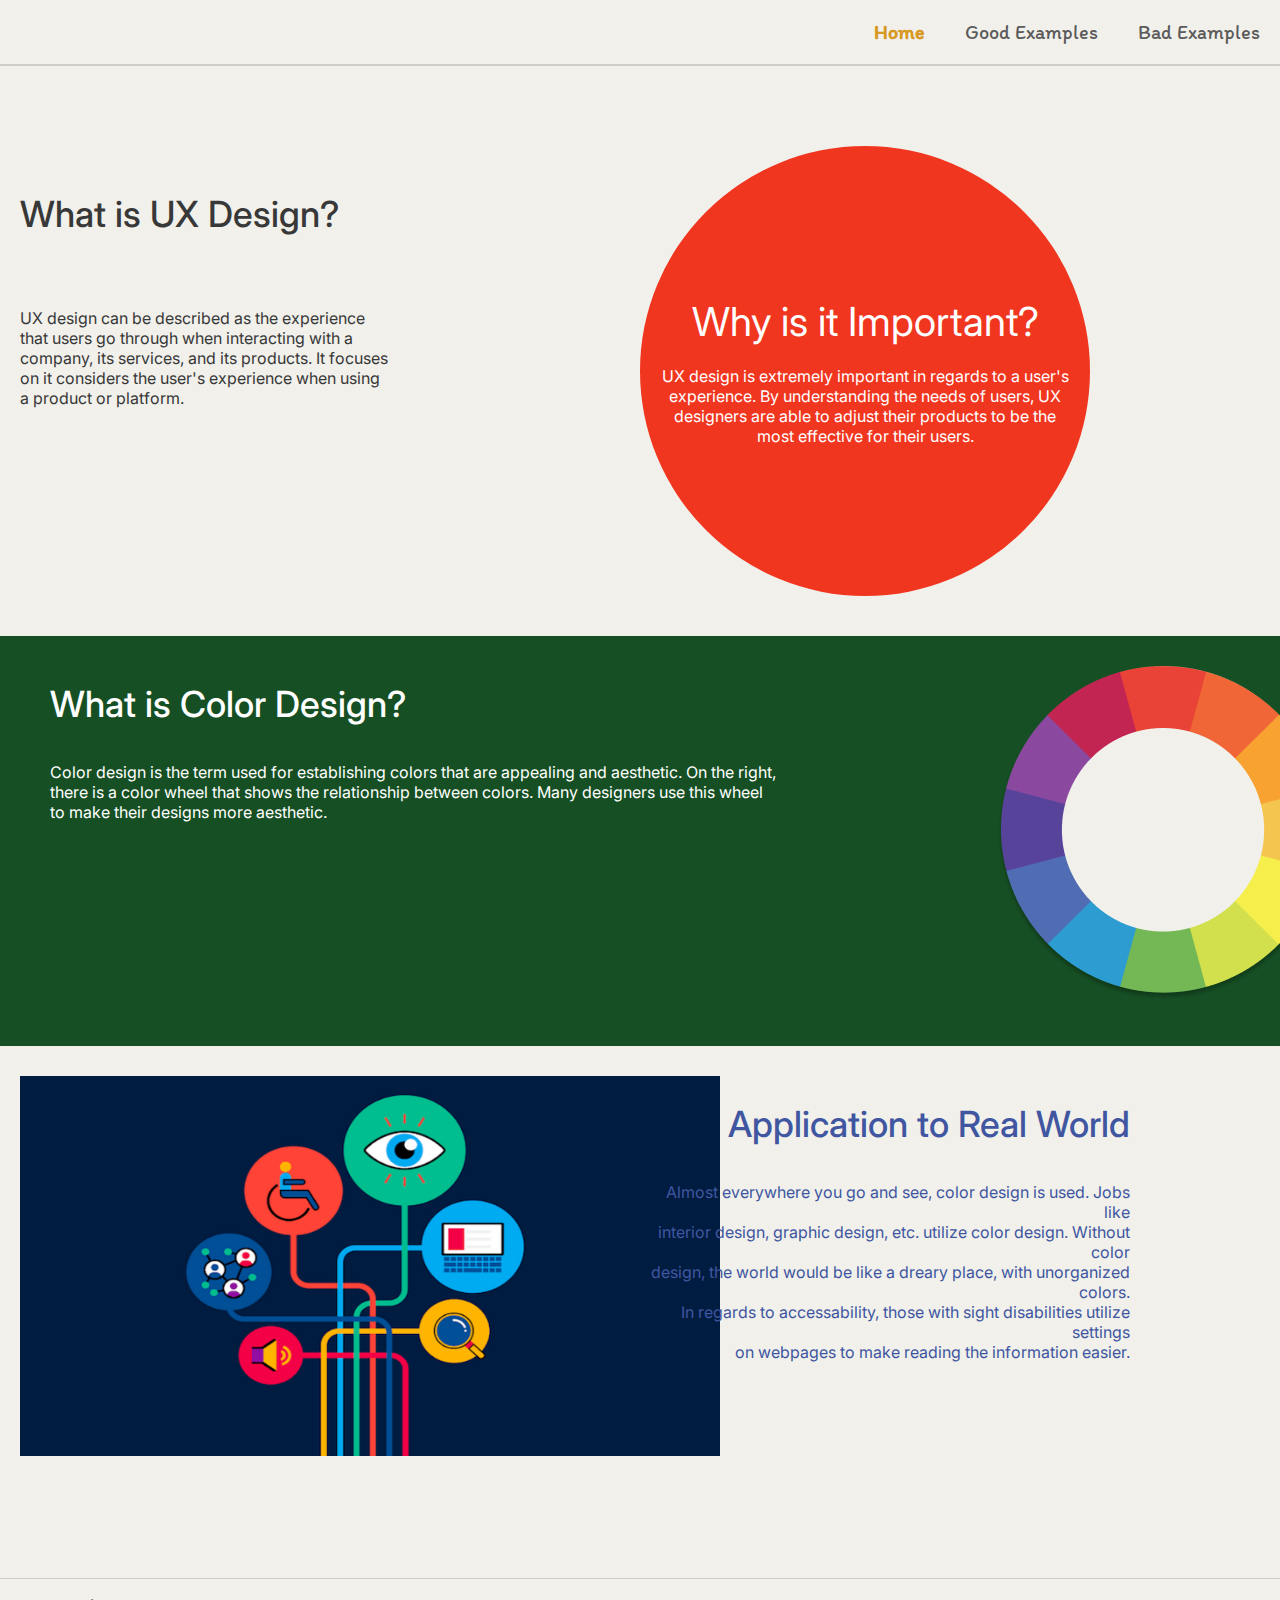
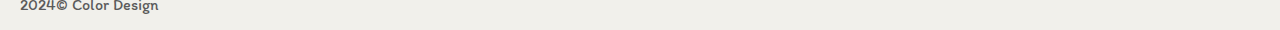
<file: index.html>
<!DOCTYPE html>
<head>
    <link rel="stylesheet" href="style.css">
    <link rel="preconnect" href="https://fonts.googleapis.com">
<link rel="preconnect" href="https://fonts.gstatic.com" crossorigin>
<link href="https://fonts.googleapis.com/css2?family=Inter:wght@100..900&display=swap" rel="stylesheet">

<link rel="preconnect" href="https://fonts.googleapis.com">
<link rel="preconnect" href="https://fonts.gstatic.com" crossorigin>
<link href="https://fonts.googleapis.com/css2?family=Croissant+One&family=Itim&display=swap" rel="stylesheet">
</head>
<body>
    <div id="navbar">
        <a href="/badExamples.html">Bad Examples</a>
        <a href="/goodExamples.html">Good Examples</a>
        <a href="/index.html" id="current">Home</a>
      </div>
    <script>
        window.onscroll = function() {myFunction()};
        var navbar = document.getElementById("navbar");

        var sticky = navbar.offsetTop;

        function myFunction() {
            if (window.pageYOffset >= sticky) {
                navbar.classList.add("sticky")
            } else {
                navbar.classList.remove("sticky");
            }
        }
    </script>
    <br>
    <br>
    <br>
    <div class="row">
        <div class="column left">
    <p id="uxHead">What is UX Design?</p>
    <br>
        <p>UX design can be described as the experience that users go through when interacting
            with a company, its services, and its products. It focuses on  it considers the 
            user's experience when using a product or platform.
        </p>
    </div>
    <div class="circle ">
        
        <span id="circleTitle">Why is it Important?</span></br>
    <br> UX design is extremely important in regards to a user's
    experience. By understanding the needs of users, UX designers
    are able to adjust their products to be the <br>most effective for
    their users.
    </div>
    </div>
    <br>
    <br>
    <div class="colorDesign"> 
        <img class="colorcircle" src="circleeee.png">
        <p id="designHead">What is Color Design?</p>
        <p>Color design is the term used for establishing colors that
            are appealing and aesthetic. On the right, <br> there is a color wheel that shows
            the relationship between colors. Many designers use this wheel <br>to make
            their designs more aesthetic.
        </p>
        
    </div>
    <br>
    <div class="column left">
            <img class="" src="large_Accessibility_(1).png" width="700px"  height="380px">
            </div>
        <!--Credit: biola.edu, https://www.biola.edu/blogs/studentlife/2023/together-through-accessibility, All Rights Reserved-->
    <div class="application">
        <p id="appHead">Application to Real World</p>
        <p id="appDesc">Almost everywhere you go and see, color design is used. Jobs like
            <br>interior design, graphic design, etc. utilize color design. Without color<br> design,
            the world would be like a dreary place, with unorganized colors.<br> In regards to
            accessability, those with sight disabilities utilize settings<br> on webpages to make reading the
            information easier.
        </p>
        
    </div>
    <br>
    <br>
    <br>
    <br>
    <br>
    <br>
    <br>
    <br>
    <br>
    <br>
    <footer>
        <p>2024© Color Design</p>
    </footer>
  </body>
</file>
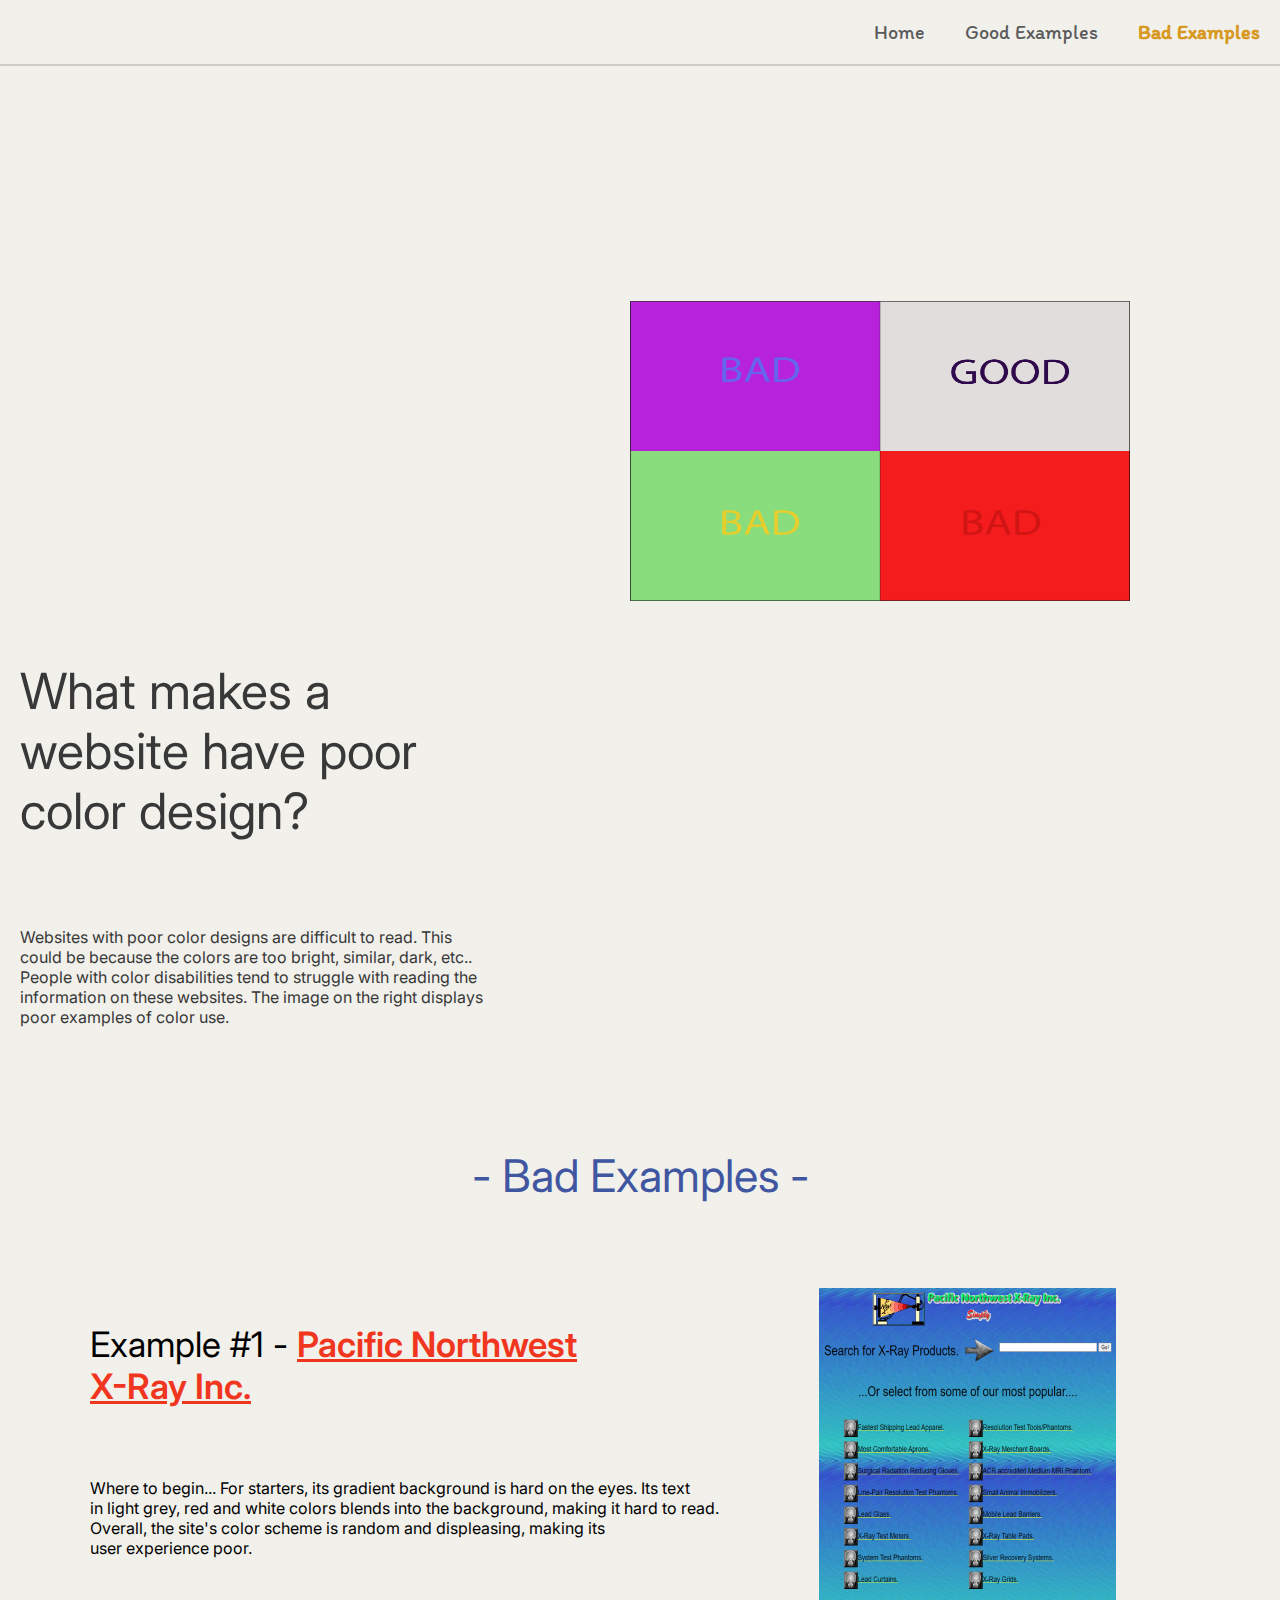
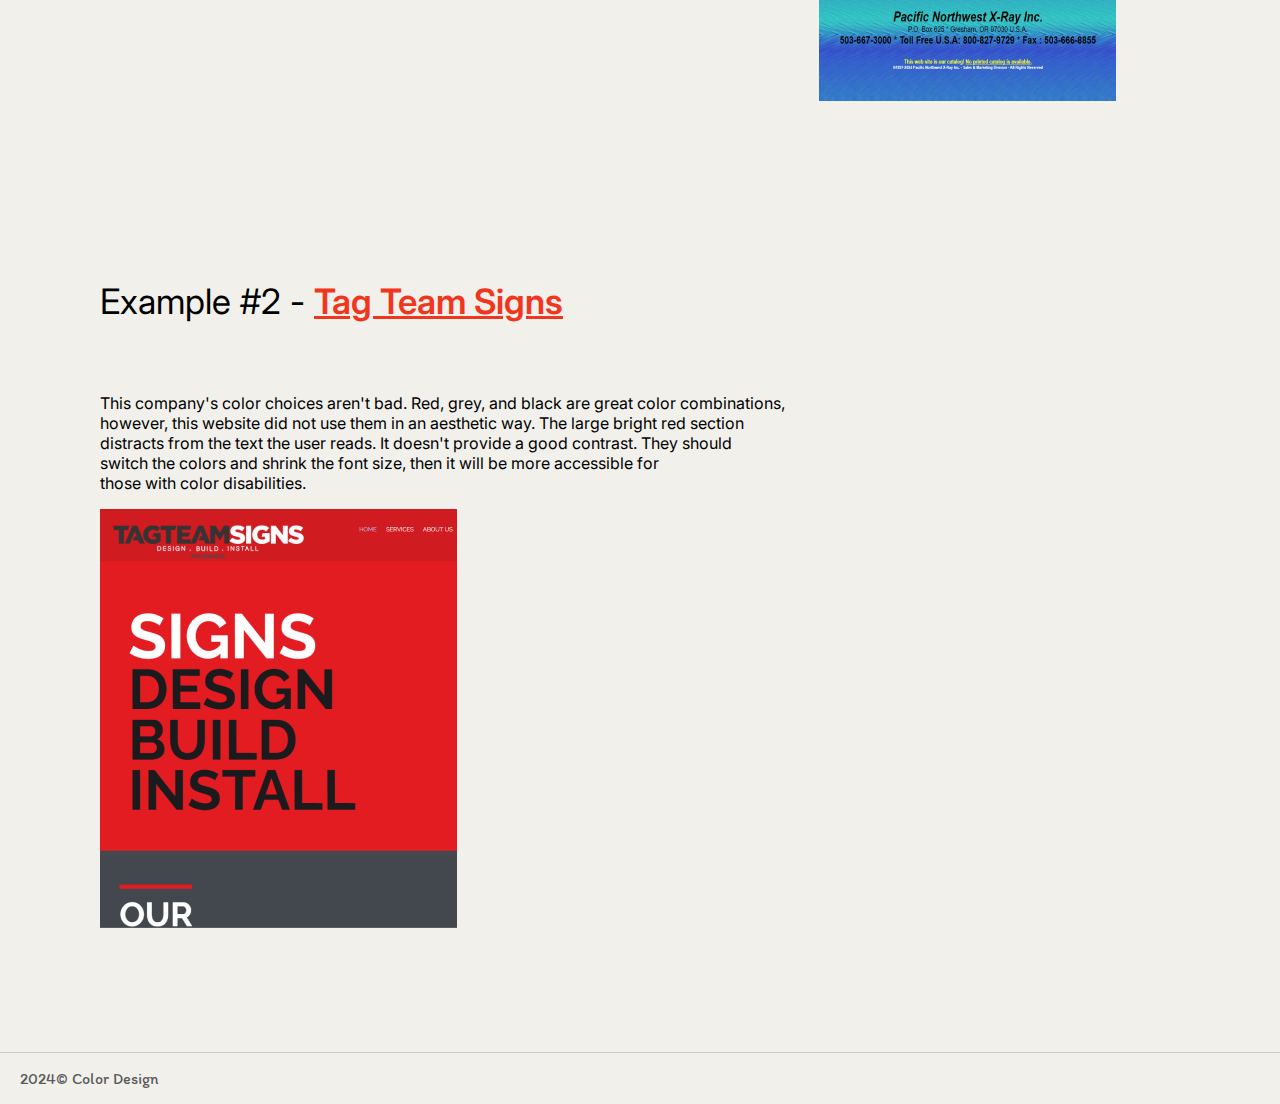
<file: badExamples.html>
<!DOCTYPE html>
<head>
    <link rel="stylesheet" href="style.css">
    <link rel="preconnect" href="https://fonts.googleapis.com">
<link rel="preconnect" href="https://fonts.gstatic.com" crossorigin>
<link href="https://fonts.googleapis.com/css2?family=Inter:wght@100..900&display=swap" rel="stylesheet">

<link rel="preconnect" href="https://fonts.googleapis.com">
<link rel="preconnect" href="https://fonts.gstatic.com" crossorigin>
<link href="https://fonts.googleapis.com/css2?family=Croissant+One&family=Itim&display=swap" rel="stylesheet">
</head>

<body>
    <div id="navbar">
        <a href="/badExamples.html" id="current">Bad Examples</a>
        <a href="/goodExamples.html" >Good Examples</a>
        <a href="/index.html">Home</a>
      </div>
    <script>
        window.onscroll = function() {myFunction()};
        var navbar = document.getElementById("navbar");

        var sticky = navbar.offsetTop;

        function myFunction() {
            if (window.pageYOffset >= sticky) {
                navbar.classList.add("sticky")
            } else {
                navbar.classList.remove("sticky");
            }
        }
    </script>
    <br>
    <br>
    <br>
    <img id="badColors" src="colorcontrast.jpg" width=" 500px" height="300px">
    <!--Image credits: Oregon State, https://open.oregonstate.education/oosguide/chapter/color-constrast/, All Rights Reserved-->
    <div class="row">
    <div class="column leftExample">
    <p id="goodIntro">What makes a website have poor color design?</p>
    <br>
        <p>Websites with poor color designs are difficult to read. This could be because the colors 
            are too bright, similar, dark, etc.. People with color disabilities tend to struggle with reading 
            the information on these websites. The image on the right displays poor examples of color use.
        </p>
    </div>
    </div>
    <br>
    <br>
    <br>
    <div>
    <p id="goodExamples">- Bad Examples -</p>
    <br>
    <br>
    <img  id="oneImg" src="pacific.png">
    <div class="oneDesc">
        <p id="exampleHead">Example #1 - <a id="liink" href="https://www.pnwx.com/">Pacific Northwest <br>X-Ray Inc.</a></p>
        <br>
        <p id="goodDescription">Where to begin... For starters, its gradient background is hard on the eyes. Its text<br> in light grey, 
            red and white colors 
            blends into the background, making it hard to read. <br>Overall, the site's color scheme is random and displeasing, making its <br>user experience poor.
        </p>
    </div>
    </div>
    <br>
    <br>
    <br>
    <br>
    <br>
    <div>
    <br>
    <br>
    <div class="secondBadDesc">
        
        <p id="exampleHead">Example #2 - <a id="liink" href="https://www.tagteamsigns.com/">Tag Team Signs</a></p>
        <br>
        <p id="goodDescription">This company's color choices aren't bad. Red, grey, and black are great color combinations,<br> however, 
            this website did not use them in an aesthetic way. The large bright red section<br> distracts from the text the user reads. It 
            doesn't provide a good contrast. They should<br> switch the colors and shrink the font size, then it will be more
            accessible for <br>those with color disabilities.
        </p>
    </div>
    <img id="oneImg" src="tagteam.png">    </div>

<br>
<br>
<br>
<br>
<br>
    <br>
    <footer>
       <p>2024© Color Design</p>
    </footer>

</body>
</html>
</file>
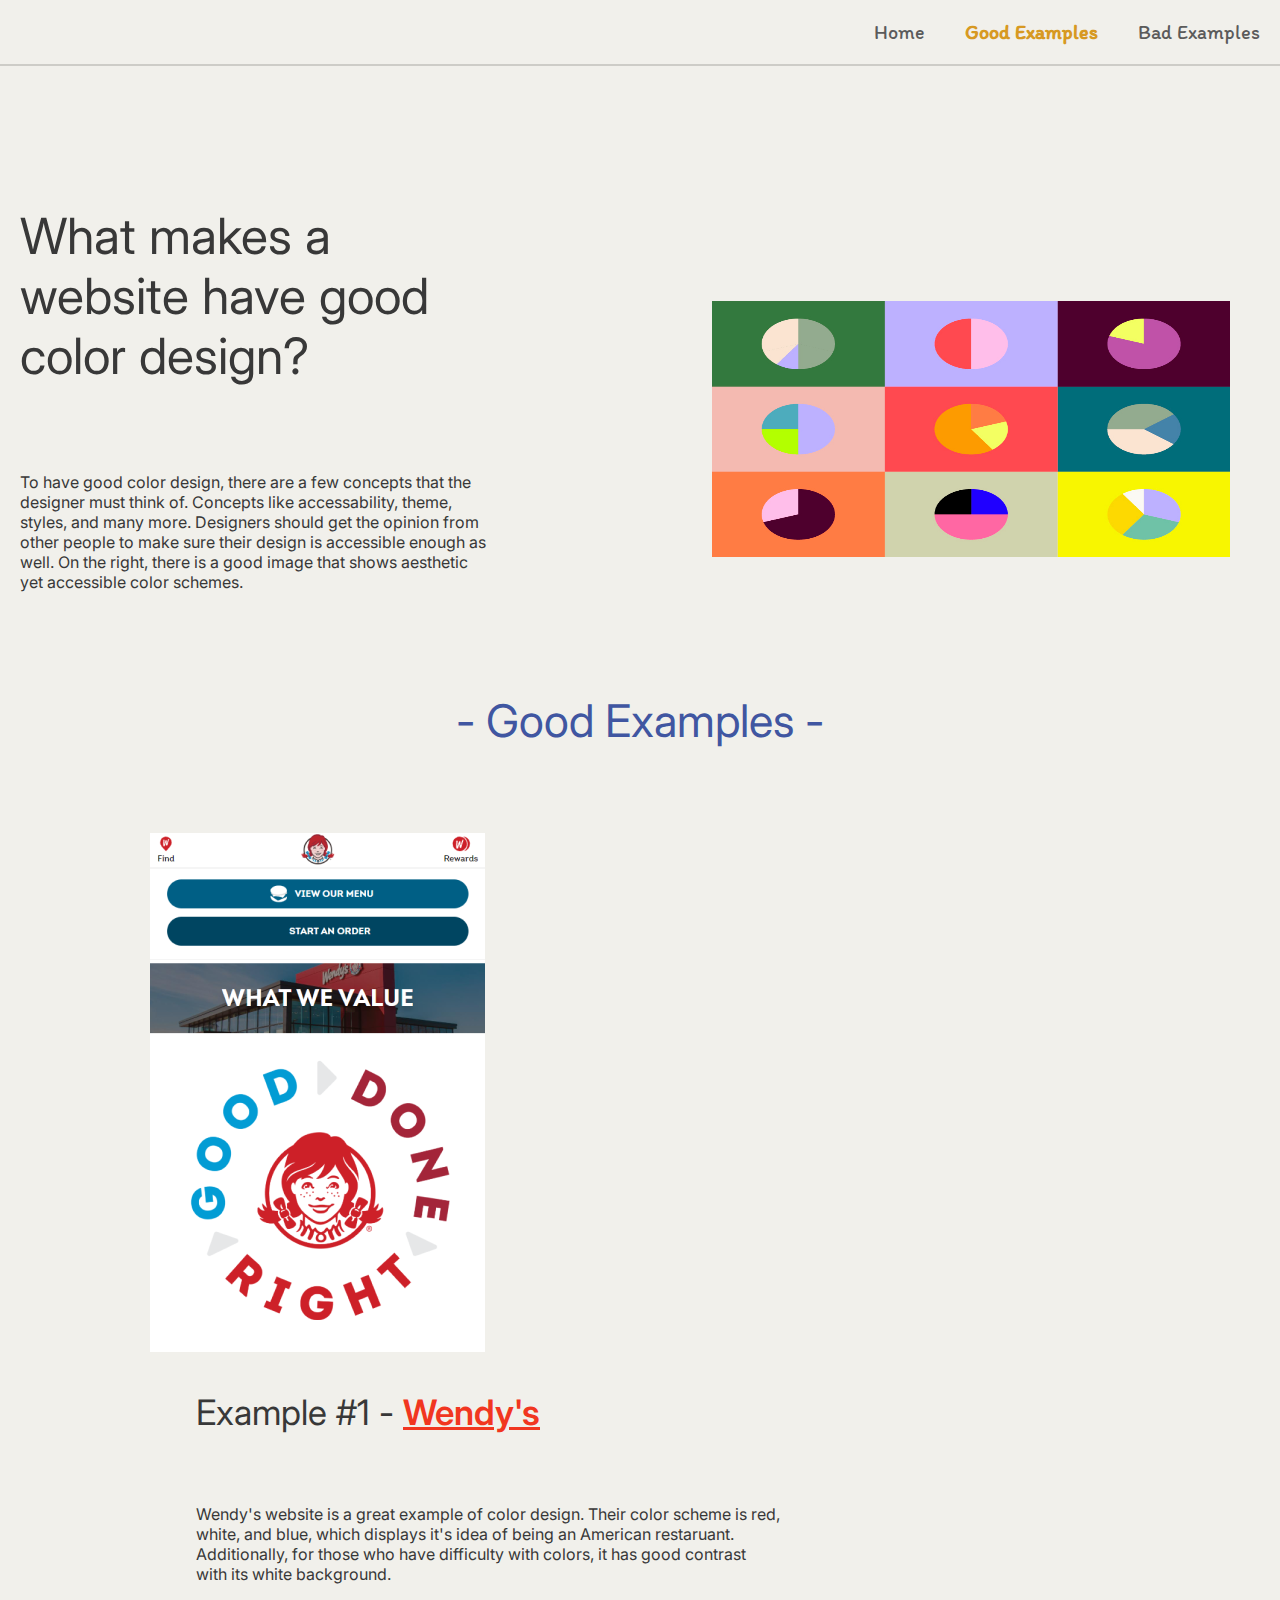
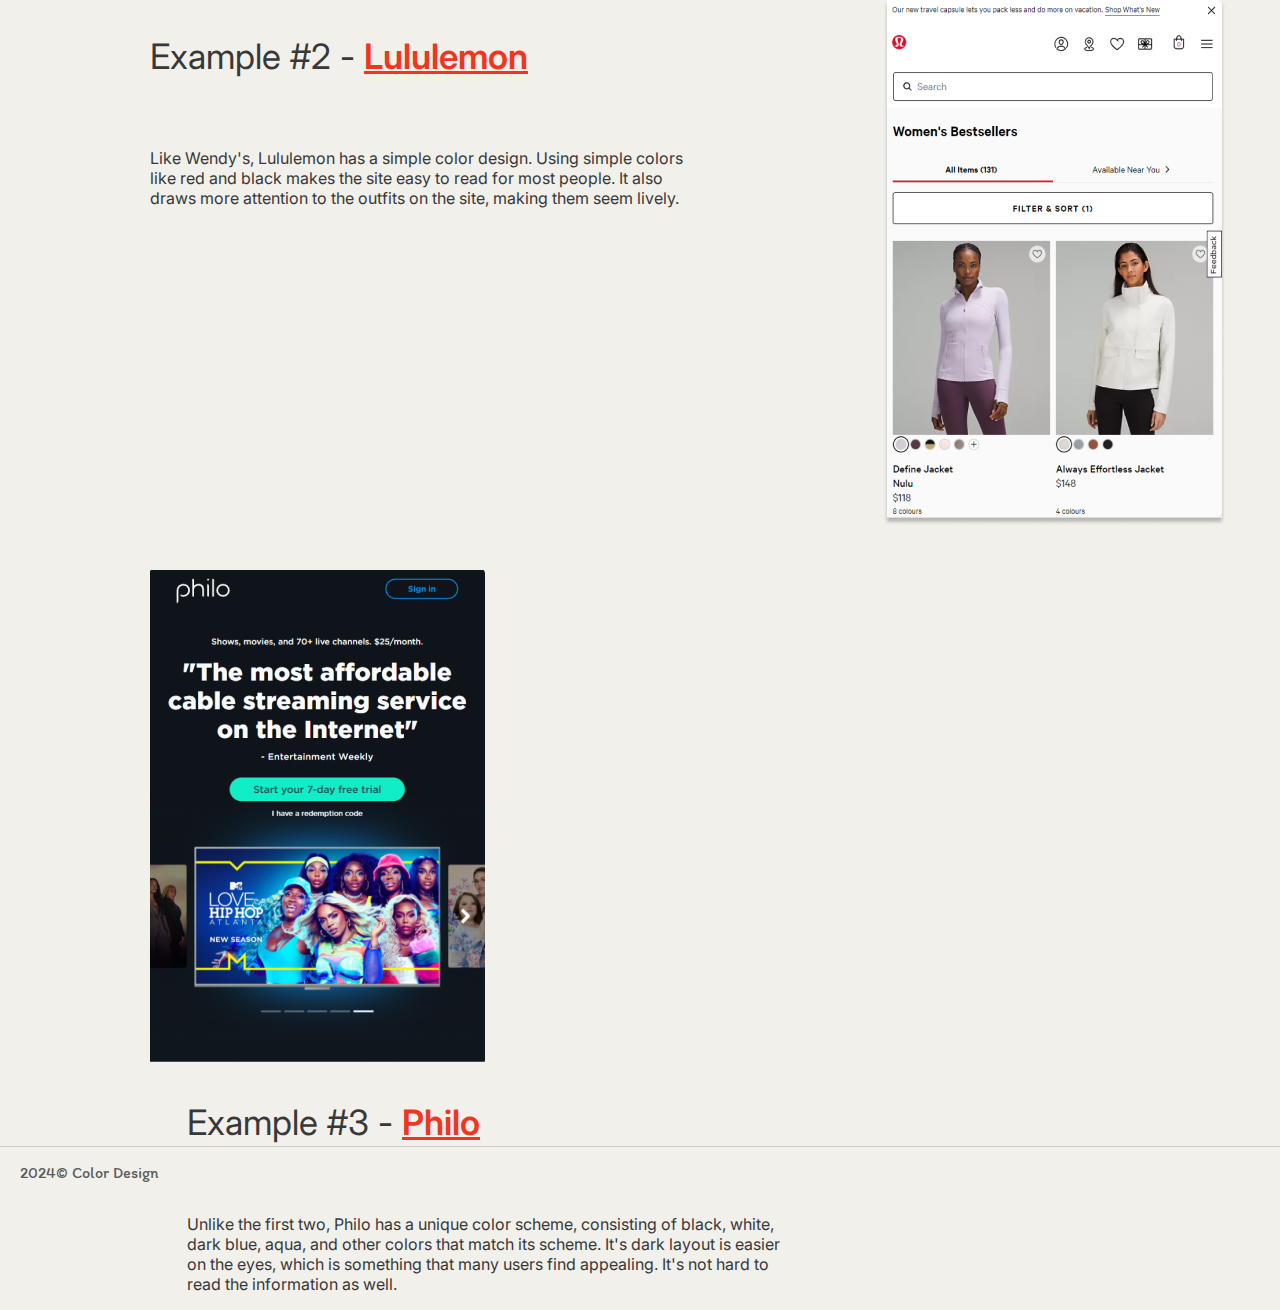
<file: goodExamples.html>
<!DOCTYPE html>
<head>
    <link rel="stylesheet" href="style.css">
    <link rel="preconnect" href="https://fonts.googleapis.com">
<link rel="preconnect" href="https://fonts.gstatic.com" crossorigin>
<link href="https://fonts.googleapis.com/css2?family=Inter:wght@100..900&display=swap" rel="stylesheet">

<link rel="preconnect" href="https://fonts.googleapis.com">
<link rel="preconnect" href="https://fonts.gstatic.com" crossorigin>
<link href="https://fonts.googleapis.com/css2?family=Croissant+One&family=Itim&display=swap" rel="stylesheet">
</head>

<body>
    <div id="navbar">
        <a href="/badExamples.html">Bad Examples</a>
        <a href="/goodExamples.html" id="current">Good Examples</a>
        <a href="/index.html">Home</a>
      </div>
    <script>
        window.onscroll = function() {myFunction()};
        var navbar = document.getElementById("navbar");

        var sticky = navbar.offsetTop;

        function myFunction() {
            if (window.pageYOffset >= sticky) {
                navbar.classList.add("sticky")
            } else {
                navbar.classList.remove("sticky");
            }
        }
    </script>
    <br>
    <br>
    <br><img id="goodColors" src="color-palette-thumbnail-3.jpg" width="518px" height="256px">
    <!--Credit: awwwwards, https://www.awwwards.com/trendy-web-color-palettes-and-material-design-color-schemes-tools.html, All Rights Reserved-->
    <div class="row">
        <div class="column leftExample">
    <p id="goodIntro">What makes a website have good color design?</p>
    <br>
        <p>To have good color design, there are a few concepts that the designer must
            think of. Concepts like accessability, theme, styles, and many more. Designers 
            should get the opinion from other people to make sure their design is accessible
            enough as well. On the right, there is a good image that shows aesthetic yet 
            accessible color schemes.
        </p>
    </div>
    </div>
    
    <br>
    <br>
    <div>
    <p id="goodExamples">- Good Examples -</p>
    <br>
    <br>
    <img id="exampleOneImage" src="wendys.png">
    <div class="firstDesc">
        <p id="exampleHead">Example #1 - <a id="liink" href="https://www.wendys.com/">Wendy's</a></p>
        <br>
        <p id="goodDescription">Wendy's website is a great example of color design. Their color scheme is red,<br> white, and blue,
            which displays it's idea of being an American restaruant.<br> Additionally, for those who have difficulty
            with colors, it has good contrast<br> with its white background. 
        </p>
        
    </div>
    </div>
    <br>
    <br>
    <br>
    <div>
        <img src="lulu.png">
    <div class="secondDesc">
        <p id="exampleHead">Example #2 - <a id="liink" href="https://shop.lululemon.com/">Lululemon</a></p>
        <br>
        <p id="goodDescription">Like Wendy's, Lululemon has a simple color design. Using simple colors<br> like
            red and black makes the site easy to read for most people. It also<br> draws more attention
            to the outfits on the site, making them seem lively.  
        </p>
    </div>
    </div>
    <br>
    <br>
    <div>
        <img id="exampleOneImage" src="philo.png">
    <div class="firstDesc">
        <p id="exampleHead">Example #3 - <a id="liink" href="https://www.philo.com/">Philo</a></p>
        <br>
        <p id="goodDescription">Unlike the first two, Philo has a unique color scheme, consisting of black, white,<br> dark blue,
            aqua, and other colors that match its scheme. It's dark layout is easier<br> on the eyes, which is something that many 
            users find appealing. It's not hard to <br>read the information as well.
        </p>
    </div>
    </div>
    
    <br>
    <br>
    <br>
    <br>
    <footer>
       <p>2024© Color Design</p>
    </footer>
</body>
</html>
</file>
<file: style.css>
body{
    margin: 0;
    font-family: inter;
    background-color: #F1F0EB;
}

.row{
    padding-top: 20px;
    color:#383838;
}

.column {
    float: left;
    padding-top: 10px;
    box-sizing: border-box;
}
  
.left {
    width: 50%;
    padding-right: 250px;
    padding-left: 20px;
}
  
  
.row:after {
    content: "";
    display: table;
    clear: both;
}
 
.circle{
    display: table-cell;
    height: 450px;
    width: 450px;
    text-align: center;
    vertical-align: middle;
    border-radius: 50%;
    background: #F13620;
    color: white;
}

#circleTitle{
    font-size: 40px;
}

.colorDesign{
    background-color: #164F24;
    color: white;
    height: 400px;
    width: 100vw;
    padding-left: 50px;
    padding-top: 10px;
    padding-right: 0%;
}
#uxHead{
    font-weight: 500;
    font-size: 36px;
}

#designHead{
    font-weight: 500;
    font-size: 36px;
}
#appHead{
    text-align: right;
    font-weight: 500;
    font-size: 36px;
    color: #4056A1;
}

#appDesc{
    text-align: right;
    color: #4056A1;
}

.application{
    padding-right: 150px;
}

.colorcircle{
   float: right;
   padding-top: 20px;
   overflow:hidden;
}


/* nav bar */

#navbar {
    overflow: hidden;
    background-color: #F1F0EB;
    border-bottom-style: solid;
    border-bottom-color: #cdccc7;
    border-bottom-width: .2cap;
  }
  
  #navbar a {
    float: right;
    display: block;
    color: #5B5B5B;
    text-align: center;
    padding: 20px;
    text-decoration: none;
    font-family: itim;
    font-size:20px;
  }
  
  .content {
    padding: 16px;
  }
  
  .sticky {
    position: fixed;
    top: 0;
    width: 100%;
  }
  

  .sticky + .content {
    padding-top: 60px;
  }

  #navbar #current{
    color: #D79922;
    font-weight: bold;
  }

/*footer */

footer{
    border-top-style: solid;
    border-top-color: #cdccc7;
    border-top-width: 0.1cap;
    text-align: left;
    padding-left: 20px;
    font-family: Itim;
    color:#5B5B5B;
}

/* good examples */

#goodIntro{
    color:#383838;
    font-size: 50px;
}

.leftExample {
    width: 50%;
    padding-right: 150px;
    padding-left: 20px;
}

#goodExamples{
    font-size: 45px;
    color: #4056A1;
    font-family: inter;
    text-align: center;
}

.firstDesc{
    float: right;
    padding-right: 500px;
    color:#383838;
    font-family: inter;
}

#exampleHead {
    font-size: 35px;
    
}

#goodColors{
    float: right;
   padding-top: 20px;
   overflow:hidden;
   padding-right: 50px;
   padding-top: 175px;
}

#liink{
    color: #F13620;
    font-weight: 600;
    font-family: inter;
}

.goodDescription{
    font-family: inter;
}

#exampleOneImage{
    padding-left: 150px;
}

.secondDesc{
    float:left;
    padding-left: 150px;
    color:#383838;
    font-family: inter;
    padding-right: 200px;
}

.secondBadDesc{
    text-align: left;
    padding-left: 100px;
}

.oneDesc{
    float:left;
    padding-left:90px;
}

#oneImg{
    text-align:left;
    padding-right:20px;
    padding-left:100px;
}

#badColors{
float: right;
   padding-top: 20px;
   overflow:hidden;
   padding-right: 150px;
   padding-top: 175px;
}
</file>
